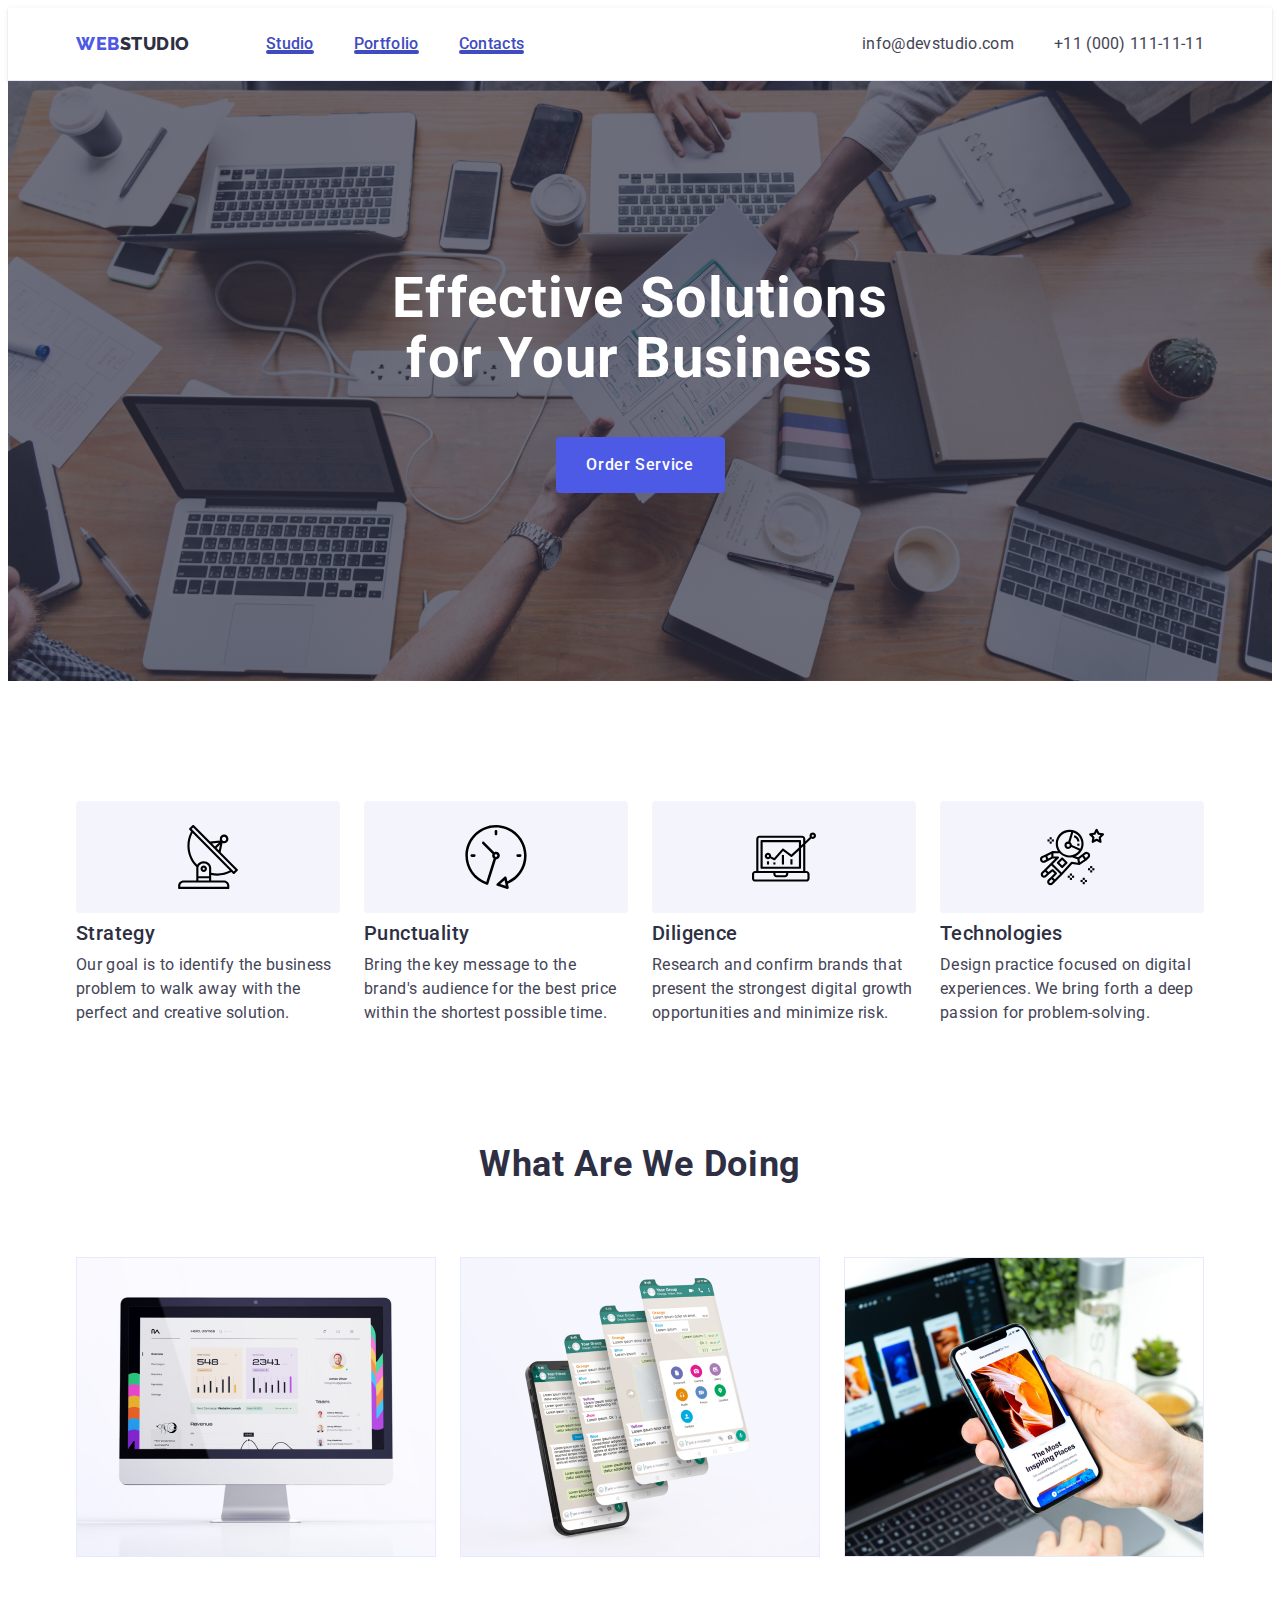
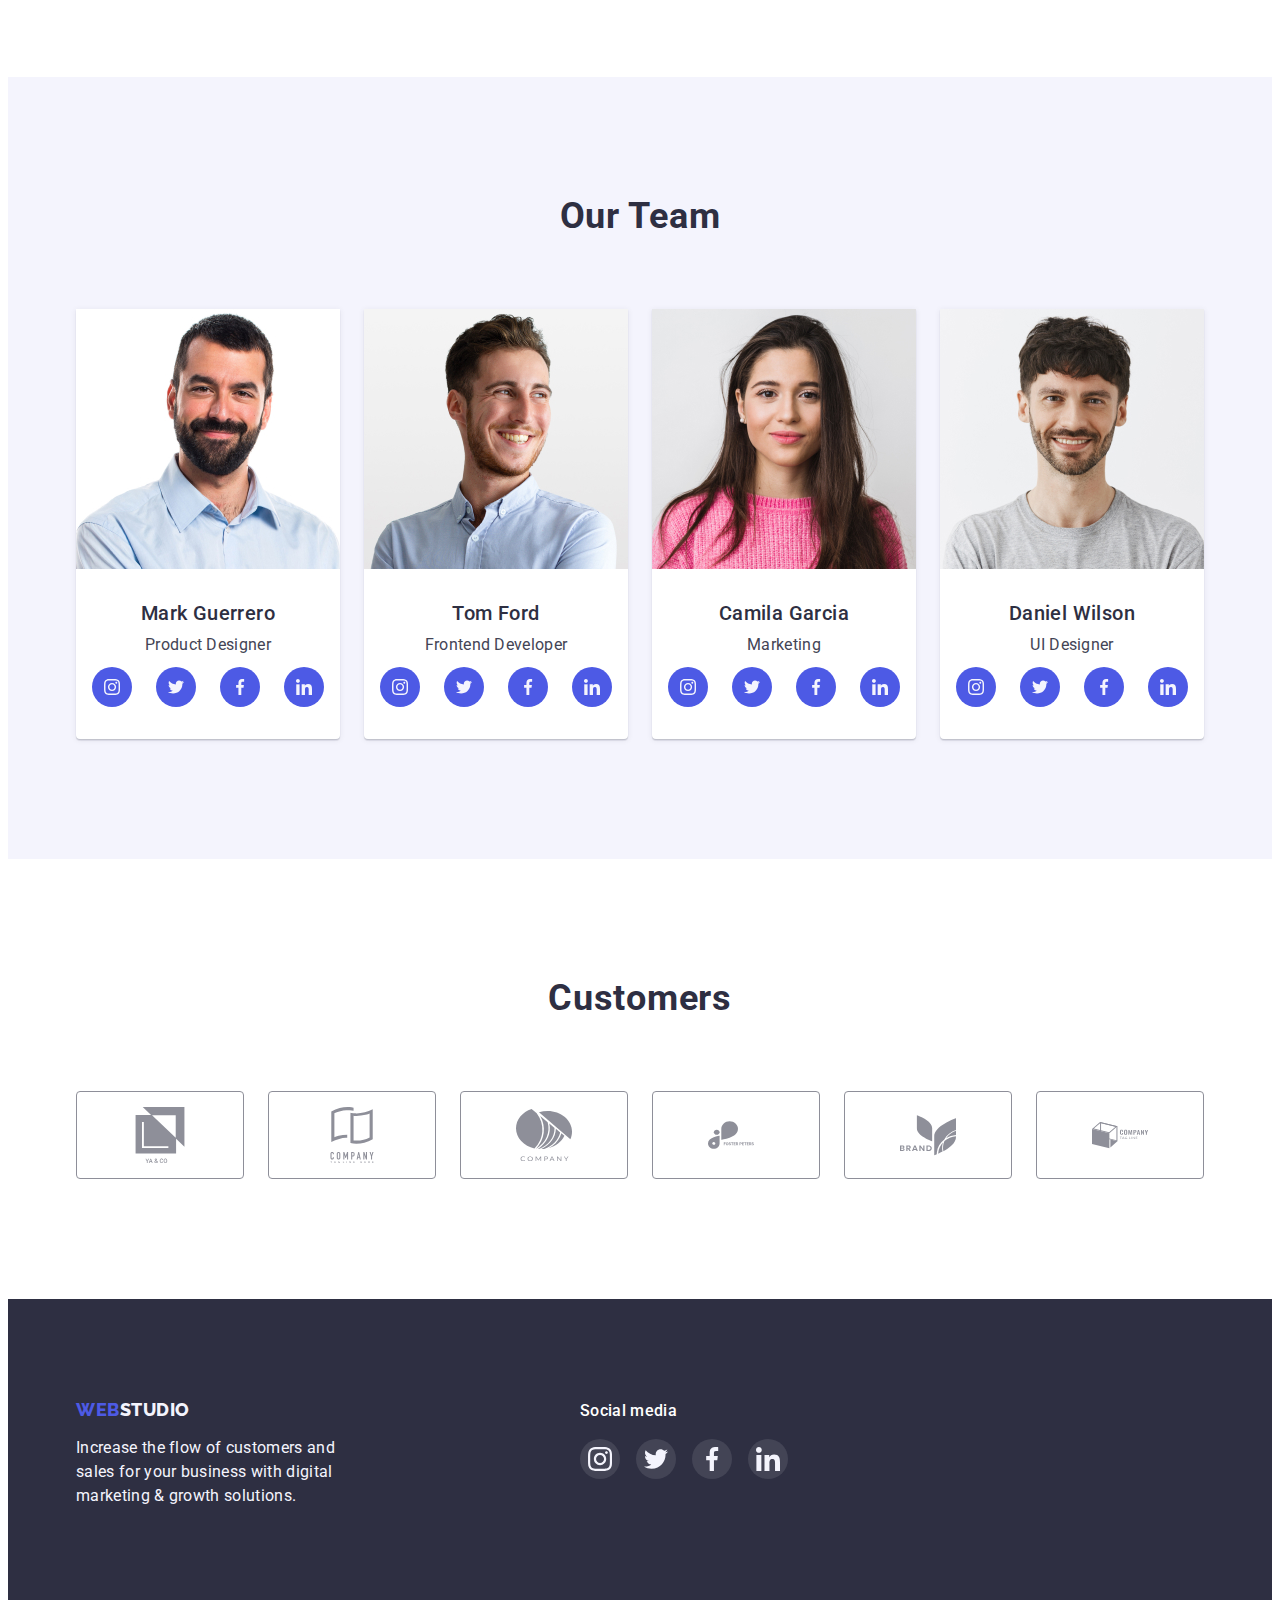
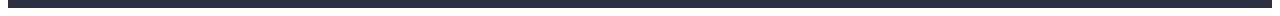
<file: index.html>
<!DOCTYPE html>
<html lang="en">
  <head>
    <meta charset="UTF-8" />
    <meta http-equiv="X-UA-Compatible" content="IE=edge" />
    <meta name="viewport" content="width=device-width, initial-scale=1.0" />
    <link rel="preconnect" href="https://fonts.googleapis.com" />
    <link rel="preconnect" href="https://fonts.gstatic.com" crossorigin />
    <link
      href="https://fonts.googleapis.com/css2?family=Raleway:wght@800&family=Roboto:wght@400;500;700;900&display=swap"
      rel="stylesheet"
    />
    <title>WebStudio</title>
    <link
      rel="stylesheet"
      href="https://cdnjs.cloudflare.com/ajax/libs/modern-normalize/2.0.0/modern-normalize.min.css"
      integrity="sha512-4xo8blKMVCiXpTaLzQSLSw3KFOVPWhm/TRtuPVc4WG6kUgjH6J03IBuG7JZPkcWMxJ5huwaBpOpnwYElP/m6wg=="
      crossorigin="anonymous"
      referrerpolicy="no-referrer"
    />
    <link rel="stylesheet" href="./css/styles.css" />
  </head>
  <body>
    <!-- header section-->
    <header class="header">
      <div class="container header-container">
        <!-- navigation bar -->
        <nav class="header-navigation">
          <!-- logo -->
          <a class="logo link header-logo" href="./index.html"
            >Web<span class="logo-dark">Studio</span>
          </a>
          <!-- studio, portofolio, contacts -->
          <ul class="header-menu-list list">
            <li class="header-menu-item">
              <a class="header-menu-link link" href="./index.html">Studio</a>
            </li>
            <li class="header-menu-item">
              <a class="header-menu-link link" href="./portfolio.html"
                >Portfolio</a
              >
            </li>
            <li class="header-menu-item">
              <a class="header-menu-link link" href="">Contacts</a>
            </li>
          </ul>
        </nav>
        <!-- contact adress section -->
        <address class="header-contacts">
          <ul class="header-contacts-list list">
            <li class="header-contacts-item">
              <a
                class="header-contacts-link link"
                href="mailto:info@devstudio.com"
                >info@devstudio.com</a
              >
            </li>
            <li>
              <a class="header-contacts-link link" href="tel:+110001111111"
                >+11 (000) 111-11-11</a
              >
            </li>
          </ul>
        </address>
      </div>
    </header>
    <main class="main-container-index">
      <!-- hero image section -->
      <section class="hero">
        <div class="container">
          <h1 class="hero-title">Effective Solutions for Your Business</h1>
          <button class="hero-button" data-modal-open type="button">
            Order Service
          </button>
        </div>
      </section>
      <!-- section 1 list of qualities of the webstudio-->
      <section class="features section">
        <div class="container">
          <h2 class="visually-hidden">Features</h2>
          <ul class="features-list list">
            <!-- first quality -->
            <li class="features-item">
              <div class="features-icon-wrap">
                <svg class="feature-icon" width="64" height="64">
                  <use href="./images/icons.svg#icon"></use>
                </svg>
              </div>
              <h3 class="features-subtitle section-subtitle">Strategy</h3>
              <p class="features-item-text section-text">
                Our goal is to identify the business problem to walk away with
                the perfect and creative solution.
              </p>
            </li>
            <!-- second quality -->
            <li class="features-item">
              <div class="features-icon-wrap">
                <svg class="feature-icon" width="64" height="64">
                  <use href="./images/icons.svg#icon-2"></use>
                </svg>
              </div>
              <h3 class="features-subtitle section-subtitle">Punctuality</h3>
              <p class="features-item-text section-text">
                Bring the key message to the brand's audience for the best price
                within the shortest possible time.
              </p>
            </li>
            <!-- third quality -->
            <li class="features-item">
              <div class="features-icon-wrap">
                <svg class="feature-icon" width="64" height="64">
                  <use href="./images/icons.svg#icon-3"></use>
                </svg>
              </div>
              <h3 class="features-subtitle section-subtitle">Diligence</h3>
              <p class="features-item-text section-text">
                Research and confirm brands that present the strongest digital
                growth opportunities and minimize risk.
              </p>
            </li>
            <!-- fourth quality -->
            <li class="features-item">
              <div class="features-icon-wrap">
                <svg class="feature-icon" width="64" height="64">
                  <use href="./images/icons.svg#icon-4"></use>
                </svg>
              </div>
              <h3 class="features-subtitle section-subtitle">Technologies</h3>
              <p class="features-item-text section-text">
                Design practice focused on digital experiences. We bring forth a
                deep passion for problem-solving.
              </p>
            </li>
          </ul>
        </div>
      </section>
      <!-- section 2 doing -->
      <section class="doing section">
        <div class="container">
          <h2 class="doing-title section-title">What are we doing</h2>
          <!-- images for the second section -->
          <ul class="doing-list list">
            <li class="doing-item">
              <img
                src="./images/img-1.jpg"
                alt="monitorimage"
                width="360"
                height="300"
              />
            </li>
            <li class="doing-item">
              <img
                src="./images/img-2.jpg"
                alt="imagewithmultiplephones"
                width="360"
                height="300"
              />
            </li>
            <li class="doing-item">
              <img
                src="./images/img-3.jpg"
                alt="imagewithaphone"
                width="360"
                height="300"
              />
            </li>
          </ul>
        </div>
      </section>
      <!-- section 3 description of the team -->
      <section class="team section">
        <div class="container">
          <h2 class="team-title section-title">Our Team</h2>

          <!-- list of members of the team with description -->

          <ul class="team-list list">
            <!-- first member -->
            <li class="team-item">
              <img
                src="./images/ourteam(1).jpg"
                alt="firstmember"
                width="264"
                height="260"
              />
              <div class="team-item-wrap">
                <h3 class="team-subtitle section-subtitle">Mark Guerrero</h3>
                <p class="team-item-text section-text">Product Designer</p>
                <ul class="team-social-list list">
                  <li class="team-social-item">
                    <a href="" class="team-social-link link">
                      <svg class="team-social-icon" width="16" height="16">
                        <use href="./images/icons.svg#logo-1"></use>
                      </svg>
                    </a>
                  </li>
                  <li class="team-social-item">
                    <a href="" class="team-social-link link">
                      <svg class="team-social-icon" width="16" height="16">
                        <use href="./images/icons.svg#logo-2"></use>
                      </svg>
                    </a>
                  </li>
                  <li class="team-social-item">
                    <a href="" class="team-social-link link">
                      <svg class="team-social-icon" width="16" height="16">
                        <use href="./images/icons.svg#logo-3"></use>
                      </svg>
                    </a>
                  </li>
                  <li class="team-social-item">
                    <a href="" class="team-social-link link">
                      <svg class="team-social-icon" width="16" height="16">
                        <use href="./images/icons.svg#logo-4"></use>
                      </svg>
                    </a>
                  </li>
                </ul>
              </div>
            </li>
            <!-- second member -->
            <li class="team-item">
              <img
                src="./images/ourteam(2).jpg"
                alt="secondmember"
                width="264"
                height="260"
              />
              <div class="team-item-wrap">
                <h3 class="team-subtitle section-subtitle">Tom Ford</h3>
                <p class="team-item-text section-text">Frontend Developer</p>
                <ul class="team-social-list list">
                  <li class="team-social-item">
                    <a href="" class="team-social-link link">
                      <svg class="team-social-icon" width="16" height="16">
                        <use href="./images/icons.svg#logo-1"></use>
                      </svg>
                    </a>
                  </li>
                  <li class="team-social-item">
                    <a href="" class="team-social-link link">
                      <svg class="team-social-icon" width="16" height="16">
                        <use href="./images/icons.svg#logo-2"></use>
                      </svg>
                    </a>
                  </li>
                  <li class="team-social-item">
                    <a href="" class="team-social-link link">
                      <svg class="team-social-icon" width="16" height="16">
                        <use href="./images/icons.svg#logo-3"></use>
                      </svg>
                    </a>
                  </li>
                  <li class="team-social-item">
                    <a href="" class="team-social-link link">
                      <svg class="team-social-icon" width="16" height="16">
                        <use href="./images/icons.svg#logo-4"></use>
                      </svg>
                    </a>
                  </li>
                </ul>
              </div>
            </li>
            <!-- third member -->
            <li class="team-item">
              <img
                src="./images/ourteam(3).jpg"
                alt="thirdmember"
                width="264"
                height="260"
              />
              <div class="team-item-wrap">
                <h3 class="team-subtitle section-subtitle">Camila Garcia</h3>
                <p class="team-item-text section-text">Marketing</p>
                <ul class="team-social-list list">
                  <li class="team-social-item">
                    <a href="" class="team-social-link link">
                      <svg class="team-social-icon" width="16" height="16">
                        <use href="./images/icons.svg#logo-1"></use>
                      </svg>
                    </a>
                  </li>
                  <li class="team-social-item">
                    <a href="" class="team-social-link link">
                      <svg class="team-social-icon" width="16" height="16">
                        <use href="./images/icons.svg#logo-2"></use>
                      </svg>
                    </a>
                  </li>
                  <li class="team-social-item">
                    <a href="" class="team-social-link link">
                      <svg class="team-social-icon" width="16" height="16">
                        <use href="./images/icons.svg#logo-3"></use>
                      </svg>
                    </a>
                  </li>
                  <li class="team-social-item">
                    <a href="" class="team-social-link link">
                      <svg class="team-social-icon" width="16" height="16">
                        <use href="./images/icons.svg#logo-4"></use>
                      </svg>
                    </a>
                  </li>
                </ul>
              </div>
            </li>
            <!-- fourth member -->
            <li class="team-item">
              <img
                src="./images/ourteam(4).jpg"
                alt="fourthmember"
                width="264"
                height="260"
              />
              <div class="team-item-wrap">
                <h3 class="team-subtitle section-subtitle">Daniel Wilson</h3>
                <p class="team-item-text section-text">UI Designer</p>
                <ul class="team-social-list list">
                  <li class="team-social-item">
                    <a href="" class="team-social-link link">
                      <svg class="team-social-icon" width="16" height="16">
                        <use href="./images/icons.svg#logo-1"></use>
                      </svg>
                    </a>
                  </li>
                  <li class="team-social-item">
                    <a href="" class="team-social-link link">
                      <svg class="team-social-icon" width="16" height="16">
                        <use href="./images/icons.svg#logo-2"></use>
                      </svg>
                    </a>
                  </li>
                  <li class="team-social-item">
                    <a href="" class="team-social-link link">
                      <svg class="team-social-icon" width="16" height="16">
                        <use href="./images/icons.svg#logo-3"></use>
                      </svg>
                    </a>
                  </li>
                  <li class="team-social-item">
                    <a href="" class="team-social-link link">
                      <svg class="team-social-icon" width="16" height="16">
                        <use href="./images/icons.svg#logo-4"></use>
                      </svg>
                    </a>
                  </li>
                </ul>
              </div>
            </li>
          </ul>
        </div>
      </section>
      <!--  4 section -->
      <section class="customers section">
        <div class="container">
          <h2 class="customers-title section-title">Customers</h2>
          <ul class="customers-list list">
            <li class="customers-item">
              <a href="" class="customers-link link">
                <svg class="customers-icon" width="104" height="56">
                  <use href="./images/icons.svg#client-1"></use>
                </svg>
              </a>
            </li>
            <li class="customers-item">
              <a href="" class="customers-link link">
                <svg class="customers-icon" width="104" height="56">
                  <use href="./images/icons.svg#client-2"></use>
                </svg>
              </a>
            </li>
            <li class="customers-item">
              <a href="" class="customers-link link">
                <svg class="customers-icon" width="104" height="56">
                  <use href="./images/icons.svg#client-3"></use>
                </svg>
              </a>
            </li>
            <li class="customers-item">
              <a href="" class="customers-link link">
                <svg class="customers-icon" width="104" height="56">
                  <use href="./images/icons.svg#client-4"></use>
                </svg>
              </a>
            </li>
            <li class="customers-item">
              <a href="" class="customers-link link">
                <svg class="customers-icon" width="104" height="56">
                  <use href="./images/icons.svg#client-5"></use>
                </svg>
              </a>
            </li>
            <li class="customers-item">
              <a href="" class="customers-link link">
                <svg class="customers-icon" width="104" height="56">
                  <use href="./images/icons.svg#client-6"></use>
                </svg>
              </a>
            </li>
          </ul>
        </div>
      </section>
    </main>
    <footer class="footer">
      <div class="footer-container container">
        <div class="footer-logo-wrap">
          <a class="logo footer-logo link" href="./index.html"
            >Web<span class="logo-light">Studio</span></a
          >
          <p class="footer-text">
            Increase the flow of customers and sales for your business with
            digital marketing & growth solutions.
          </p>
        </div>
        <div class="footer-social-wrap">
          <p class="footer-social-title">Social media</p>
          <ul class="footer-social-list list">
            <li class="footer-social-item footer-social">
              <a href="" class="footer-social-link link">
                <svg
                  class="footer-social-icon footer-social"
                  width="24"
                  height="24"
                >
                  <use href="./images/icons.svg#logo-1"></use>
                </svg>
              </a>
            </li>
            <li class="footer-social-item footer-social">
              <a href="" class="footer-social-link link">
                <svg
                  class="footer-social-icon footer-social"
                  width="24"
                  height="24"
                >
                  <use href="./images/icons.svg#logo-2"></use>
                </svg>
              </a>
            </li>
            <li class="footer-social-item footer-social">
              <a href="" class="footer-social-link link">
                <svg
                  class="footer-social-icon footer-social"
                  width="24"
                  height="24"
                >
                  <use href="./images/icons.svg#logo-3"></use>
                </svg>
              </a>
            </li>
            <li class="footer-social-item footer-social">
              <a href="" class="footer-social-link link">
                <svg
                  class="footer-social-icon footer-social"
                  width="24"
                  height="24"
                >
                  <use href="./images/icons.svg#logo-4"></use>
                </svg>
              </a>
            </li>
          </ul>
        </div>
      </div>
    </footer>
    <div class="backdrop is-hidden" data-modal>
      <div class="modal">
        <button class="modal-close-btn" data-modal-close type="button">
          <svg class="modal-close-icon" width="8" height="8">
            <use href="./images/icons.svg#close-black"></use>
          </svg>
        </button>
      </div>
    </div>
    <script src="./js/modal.js"></script>
  </body>
</html>
</file>
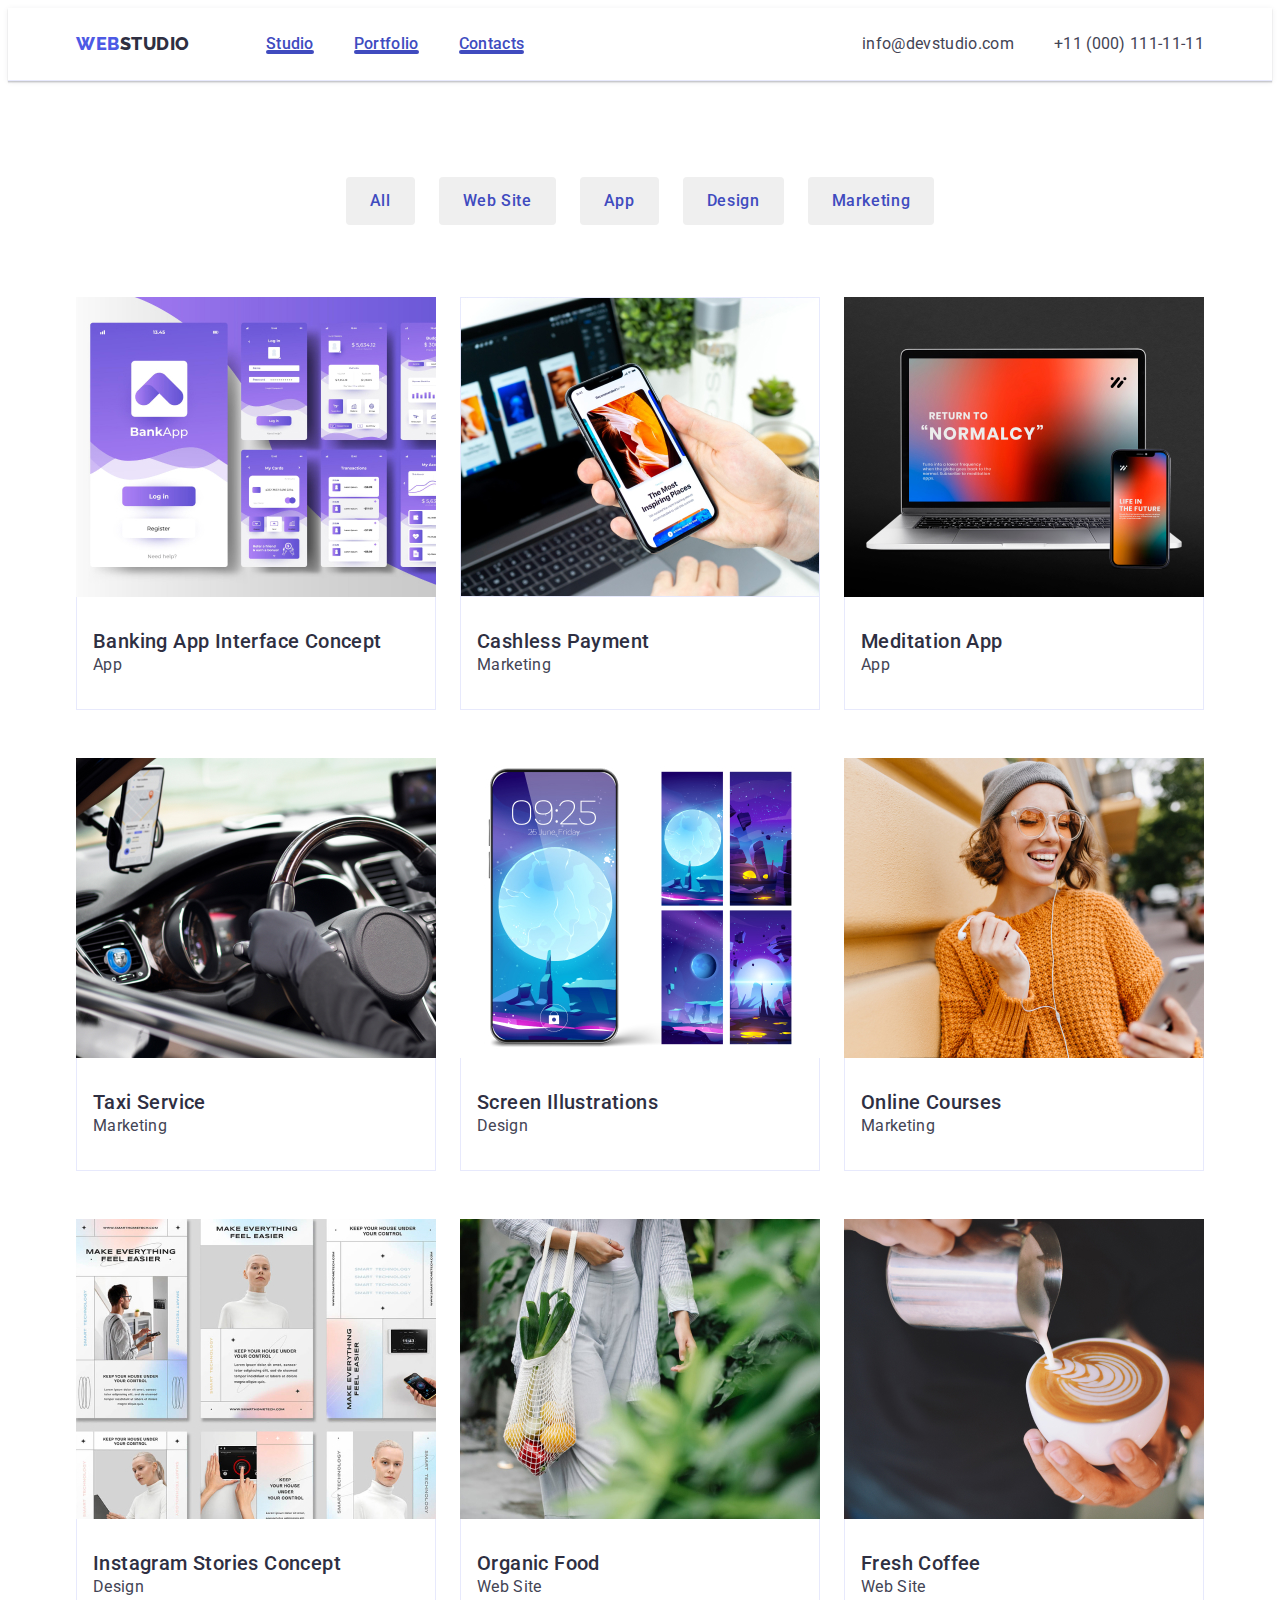
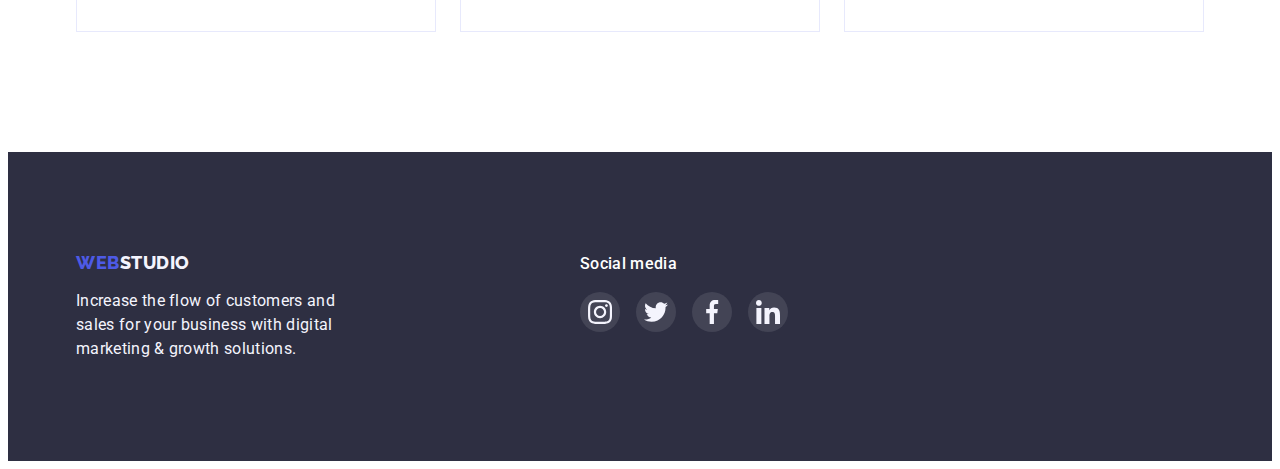
<file: portfolio.html>
<!DOCTYPE html>
<html lang="en">
  <head>
    <meta charset="UTF-8" />
    <meta http-equiv="X-UA-Compatible" content="IE=edge" />
    <meta name="viewport" content="width=device-width, initial-scale=1.0" />
    <link rel="preconnect" href="https://fonts.googleapis.com" />
    <link rel="preconnect" href="https://fonts.gstatic.com" crossorigin />
    <link
      href="https://fonts.googleapis.com/css2?family=Raleway:wght@800&family=Roboto:wght@400;500;700;900&display=swap"
      rel="stylesheet"
    />
    <title>WebStudio</title>
    <link
      rel="stylesheet"
      href="https://cdnjs.cloudflare.com/ajax/libs/modern-normalize/2.0.0/modern-normalize.min.css"
      integrity="sha512-4xo8blKMVCiXpTaLzQSLSw3KFOVPWhm/TRtuPVc4WG6kUgjH6J03IBuG7JZPkcWMxJ5huwaBpOpnwYElP/m6wg=="
      crossorigin="anonymous"
      referrerpolicy="no-referrer"
    />
    <link rel="stylesheet" href="./css/styles.css" />
  </head>
  <body>
    <header class="header">
      <div class="container header-container">
        <!-- navigation bar -->
        <nav class="header-navigation">
          <!-- logo -->
          <a class="logo link header-logo" href="./index.html"
            >Web<span class="logo-dark">Studio</span>
          </a>
          <!-- studio, portofolio, contacts -->
          <ul class="header-menu-list list">
            <li class="header-menu-item">
              <a class="header-menu-link link" href="./index.html">Studio</a>
            </li>
            <li class="header-menu-item">
              <a class="header-menu-link link" href="./portfolio.html"
                >Portfolio</a
              >
            </li>
            <li class="header-menu-item">
              <a class="header-menu-link link" href="">Contacts</a>
            </li>
          </ul>
        </nav>
        <!-- contact adress section -->
        <address class="header-contacts">
          <ul class="header-contacts-list list">
            <li class="header-contacts-item">
              <a
                class="header-contacts-link link"
                href="mailto:info@devstudio.com"
                >info@devstudio.com</a
              >
            </li>
            <li>
              <a class="header-contacts-link link" href="tel:+110001111111"
                >+11 (000) 111-11-11</a
              >
            </li>
          </ul>
        </address>
      </div>
    </header>
    <main>
      <!-- buttons section -->
      <section class="portfolio section">
        <div class="container">
          <h1 class="visually-hidden">Portfolio</h1>
          <ul class="portfolio-btn-list list">
            <!-- first button -->
            <li class="portfolio-btn-item">
              <button class="portfolio-btn" type="button">All</button>
            </li>
            <!-- second button -->
            <li class="portfolio-btn-item">
              <button class="portfolio-btn" type="button">Web Site</button>
            </li>
            <!-- third button -->
            <li class="portfolio-btn-item">
              <button class="portfolio-btn" type="button">App</button>
            </li>
            <!-- fourth button -->
            <li class="portfolio-btn-item">
              <button class="portfolio-btn" type="button">Design</button>
            </li>
            <!-- fifth button -->
            <li class="portfolio-btn-item">
              <button class="portfolio-btn" type="button">Marketing</button>
            </li>
          </ul>

          <!-- list of portfolio projects -->
          <ul class="portfolio-card-list list">
            <!-- first card -->
            <li class="portfolio-card-item">
              <a class="portfolio-card-link link" href="">
                <div class="portfolio-card-top-wrap">
                  <img
                    src="./images/1-banking.jpg"
                    width="360"
                    height="300"
                    alt="bankingapp"
                  />
                  <p class="portfolio-card-top-text">
                    14 Stylish and User-Friendly App Design Concepts · Task
                    Manager App · Calorie Tracker App · Exotic Fruit Ecommerce
                    App · Cloud Storage App
                  </p>
                </div>
                <div class="portfolio-card-wrap">
                  <h2 class="portfolio-card-subtitle section-subtitle">
                    Banking App Interface Concept
                  </h2>
                  <p class="portfolio-card-text section-text">App</p>
                </div>
              </a>
            </li>
            <!-- second card -->
            <li class="portfolio-card-item">
              <a class="portfolio-card-link link" href="">
                <div class="portfolio-card-top-wrap">
                  <img
                    src="./images/2-cashless.jpg"
                    width="360"
                    height="300"
                    alt="cashlesspayment"
                  />
                  <p class="portfolio-card-top-text">
                    14 Stylish and User-Friendly App Design Concepts · Task
                    Manager App · Calorie Tracker App · Exotic Fruit Ecommerce
                    App · Cloud Storage App
                  </p>
                </div>
                <div class="portfolio-card-wrap">
                  <h2 class="portfolio-card-subtitle section-subtitle">
                    Cashless Payment
                  </h2>
                  <p class="portfolio-card-text section-text">Marketing</p>
                </div>
              </a>
            </li>
            <!-- third card -->
            <li class="portfolio-card-item">
              <a class="portfolio-card-link link" href="">
                <div class="portfolio-card-top-wrap">
                  <img
                    src="./images/3-meditation.jpg"
                    width="360"
                    height="300"
                    alt="meditationapp"
                  />
                  <p class="portfolio-card-top-text">
                    14 Stylish and User-Friendly App Design Concepts · Task
                    Manager App · Calorie Tracker App · Exotic Fruit Ecommerce
                    App · Cloud Storage App
                  </p>
                </div>
                <div class="portfolio-card-wrap">
                  <h2 class="portfolio-card-subtitle section-subtitle">
                    Meditation App
                  </h2>
                  <p class="portfolio-card-text section-text">App</p>
                </div>
              </a>
            </li>
            <!-- fourth card -->
            <li class="portfolio-card-item">
              <a class="portfolio-card-link link" href="">
                <div class="portfolio-card-top-wrap">
                  <img
                    src="./images/4-taxi.jpg"
                    width="360"
                    height="300"
                    alt="taxiservice"
                  />
                  <p class="portfolio-card-top-text">
                    14 Stylish and User-Friendly App Design Concepts · Task
                    Manager App · Calorie Tracker App · Exotic Fruit Ecommerce
                    App · Cloud Storage App
                  </p>
                </div>
                <div class="portfolio-card-wrap">
                  <h2 class="portfolio-card-subtitle section-subtitle">
                    Taxi Service
                  </h2>
                  <p class="portfolio-card-text section-text">Marketing</p>
                </div>
              </a>
            </li>
            <!-- fifth card -->
            <li class="portfolio-card-item">
              <a class="portfolio-card-link link" href="">
                <div class="portfolio-card-top-wrap">
                  <img
                    src="./images/5-screen.jpg"
                    width="360"
                    height="300"
                    alt="ScreenIllustrations"
                  />
                  <p class="portfolio-card-top-text">
                    14 Stylish and User-Friendly App Design Concepts · Task
                    Manager App · Calorie Tracker App · Exotic Fruit Ecommerce
                    App · Cloud Storage App
                  </p>
                </div>
                <div class="portfolio-card-wrap">
                  <h2 class="portfolio-card-subtitle section-subtitle">
                    Screen Illustrations
                  </h2>
                  <p class="portfolio-card-text section-text">Design</p>
                </div>
              </a>
            </li>
            <!-- sixth card -->
            <li class="portfolio-card-item">
              <a class="portfolio-card-link link" href="">
                <div class="portfolio-card-top-wrap">
                  <img
                    src="./images/6-online.jpg"
                    width="360"
                    height="300"
                    alt="onlinecourse"
                  />
                  <p class="portfolio-card-top-text">
                    14 Stylish and User-Friendly App Design Concepts · Task
                    Manager App · Calorie Tracker App · Exotic Fruit Ecommerce
                    App · Cloud Storage App
                  </p>
                </div>
                <div class="portfolio-card-wrap">
                  <h2 class="portfolio-card-subtitle section-subtitle">
                    Online Courses
                  </h2>
                  <p class="portfolio-card-text section-text">Marketing</p>
                </div>
              </a>
            </li>
            <!-- seventh card -->
            <li class="portfolio-card-item">
              <a class="portfolio-card-link link" href="">
                <div class="portfolio-card-top-wrap">
                  <img
                    src="./images/7-instagram.jpg"
                    width="360"
                    height="300"
                    alt="igstoriesconcept"
                  />
                  <p class="portfolio-card-top-text">
                    14 Stylish and User-Friendly App Design Concepts · Task
                    Manager App · Calorie Tracker App · Exotic Fruit Ecommerce
                    App · Cloud Storage App
                  </p>
                </div>
                <div class="portfolio-card-wrap">
                  <h2 class="portfolio-card-subtitle section-subtitle">
                    Instagram Stories Concept
                  </h2>
                  <p class="portfolio-card-text section-text">Design</p>
                </div>
              </a>
            </li>
            <!-- eight card -->
            <li class="portfolio-card-item">
              <a class="portfolio-card-link link" href="">
                <div class="portfolio-card-top-wrap">
                  <img
                    src="./images/8-organic.jpg"
                    width="360"
                    height="300"
                    alt="organicfood"
                  />
                  <p class="portfolio-card-top-text">
                    14 Stylish and User-Friendly App Design Concepts · Task
                    Manager App · Calorie Tracker App · Exotic Fruit Ecommerce
                    App · Cloud Storage App
                  </p>
                </div>
                <div class="portfolio-card-wrap">
                  <h2 class="portfolio-card-subtitle section-subtitle">
                    Organic Food
                  </h2>
                  <p class="portfolio-card-text section-text">Web Site</p>
                </div>
              </a>
            </li>
            <!-- ninth card -->
            <li class="portfolio-card-item">
              <a class="portfolio-card-link link" href="">
                <div class="portfolio-card-top-wrap">
                  <img
                    src="./images/9-fresh.jpg"
                    width="360"
                    height="300"
                    alt="freshcoffee"
                  />
                  <p class="portfolio-card-top-text">
                    14 Stylish and User-Friendly App Design Concepts · Task
                    Manager App · Calorie Tracker App · Exotic Fruit Ecommerce
                    App · Cloud Storage App
                  </p>
                </div>
                <div class="portfolio-card-wrap">
                  <h2 class="portfolio-card-subtitle section-subtitle">
                    Fresh Coffee
                  </h2>
                  <p class="portfolio-card-text section-text">Web Site</p>
                </div>
              </a>
            </li>
          </ul>
        </div>
      </section>
    </main>
    <footer class="footer">
      <div class="footer-container container">
        <div class="footer-logo-wrap">
          <a class="logo footer-logo link" href="./index.html"
            >Web<span class="logo-light">Studio</span></a
          >
          <p class="footer-text">
            Increase the flow of customers and sales for your business with
            digital marketing & growth solutions.
          </p>
        </div>
        <div class="footer-social-wrap">
          <p class="footer-social-title">Social media</p>
          <ul class="footer-social-list list">
            <li class="footer-social-item footer-social">
              <a href="" class="footer-social-link link">
                <svg
                  class="footer-social-icon footer-social"
                  width="24"
                  height="24"
                >
                  <use href="./images/icons.svg#logo-1"></use>
                </svg>
              </a>
            </li>
            <li class="footer-social-item footer-social">
              <a href="" class="footer-social-link link">
                <svg
                  class="footer-social-icon footer-social"
                  width="24"
                  height="24"
                >
                  <use href="./images/icons.svg#logo-2"></use>
                </svg>
              </a>
            </li>
            <li class="footer-social-item footer-social">
              <a href="" class="footer-social-link link">
                <svg
                  class="footer-social-icon footer-social"
                  width="24"
                  height="24"
                >
                  <use href="./images/icons.svg#logo-3"></use>
                </svg>
              </a>
            </li>
            <li class="footer-social-item footer-social">
              <a href="" class="footer-social-link link">
                <svg
                  class="footer-social-icon footer-social"
                  width="24"
                  height="24"
                >
                  <use href="./images/icons.svg#logo-4"></use>
                </svg>
              </a>
            </li>
          </ul>
        </div>
      </div>
    </footer>
  </body>
</html>
</file>
<file: css/styles.css>
/* globaL style rules */
:root {
    --main-color: #4d5ae5;
    --title-color: #2e2f42;
    --white: #ffffff;
    --text-color: #434455;
    --background-color: #f4f4fd;
    --header-menu-color: #404bbf;
    --gray: #8e8f99;
    --focus: #31d0aa;
    --border: #e7e9fc;
    --footer-fill: #f4f4f4fd;
}


*,
::after,
::before {
    box-sizing: border-box
}

html {
    -moz-tab-size: 4;
    tab-size: 4;
}

html {
    line-height: 1.15;
    -webkit-text-size-adjust: 100%;
}


/* rules for header */


h1,
h2,
h3,
h4,
h5,
h6,
p {
    margin: 0;
}
ul {
    margin: 0;
    padding-left: 0;
    
}

img {
    display: block;
}

body {
    font-family: "Roboto", sans-serif;
    color: var(--text-color);

}
.link {
    text-decoration: none;
}

.list {
    list-style-type: none;
    transition: color 250ms cubic-bezier(0.4, 0, 0.2, 1);
}

.visually-hidden {
    position: absolute;
    width: 1px;
    height: 1px;
    margin: -1px;
    border: 0;
    padding: 0;

    white-space: nowrap;
    clip-path: inset(100%);
    clip: rect(0 0 0 0);
    overflow: hidden;
}

/* ------------header-----------*/

.header {
    padding-top: 24px;
    padding-bottom: 24px;
    border-bottom: 1px solid var(--border);
    box-shadow: 0px 2px 1px rgba(46, 47, 66, 0.08), 0px 1px 1px rgba(46, 47, 66, 0.16), 0px 1px 6px rgba(46, 47, 66, 0.08);
}

.header-container {
    display: flex;
    align-items: center;
}

 .header-menu-item {
    /* padding: 24px 0;
margin-right: 40px; 
    color: #404bbf; */
    transition: color 250ms cubic-bezier(0.4, 0, 0.2, 1);
}


.header-logo {
    margin-right: 76px;
}

.header-navigation {
    display: flex;
    align-items: center;
    margin-right: auto;
}

.header-menu-list {
    display: flex;
    gap: 40px;
}

.header-menu-link {
    font-weight: 500;
    font-size: 16px;
    line-height: 1.5;
    letter-spacing: 0.02em;
    color:  var(--title-color);
    transition: color 250ms cubic-bezier(0.4, 0, 0.2, 1);
    position: relative;
    color: #404bbf;
        transition: color 250ms cubic-bezier(0.4, 0, 0.2, 1);
}

.header-menu-link:hover,
.header-menu-link:focus {
    color: #404bbf;
}
.header-menu-link:first-child::after {
    content: ' ';
    position: absolute;
    left: 0;
    bottom: -1px;
    width: 100%;
    height: 4px;
    background-color: #404bbf;
    border-radius: 2px;
}
.header-contacts {
    font-style: normal;
}

.header-contacts-list {
    display: flex;
    gap: 40px;
}

.header-contacts-link {
    font-size: 16px;
    line-height: 1.5;
    letter-spacing: 0.02em;
    color: var(--text-color);
    transition: color 250ms cubic-bezier(0.4, 0, 0.2, 1);
    transition-property: color;
    transition-duration: 250ms;
    transition-timing-function: cubic-bezier(0.4, 0, 0.2, 1);
}

.header-contacts-link:hover,
.header-contacts-link:focus {
    color: #404bbf;
}

/* ------------nav------------search--------menu----- */
.logo {
    text-transform: uppercase;
    color: var(--main-color);
    font-weight: 800;
    font-size: 18px;
    line-height: 1.17;
    letter-spacing: 0.54px;
    font-family: "Raleway", sans-serif;
}

.logo-dark {
    color: var(--title-color);
}


.navigation-list {
    list-style-type: none;
}

.nav-link {
    color: var(--title-color);
    font-size: 16px;
    font-weight: 500;
    line-height: 150%;
    letter-spacing: 0.32px;
}

.nav-link:hover,
.nav-link:focus {
    color: var(--header-menu-color);
}




/* -----------HERO -------------*/
.hero {
    max-width: 1440px;
    margin: 0 auto;
    background-color: var(--title-color);
    background-image: linear-gradient(
                rgba(46, 47, 66, 0.7),
                rgba(46, 47, 66, 0.7)),
url(../images/hero-img.jpg);
background-position: center;
background-size: cover;
background-repeat: no-repeat;
padding-top: 188px;
padding-bottom: 188px;

}

.hero-title {
    color: var(--white);
    text-align: center;
    font-size: 56px;
    font-weight: 700;
    line-height: 107.143%;
    letter-spacing: 1.12px;
    color: var(--white);
    max-width: 496px;
    margin: 0 auto 48px;
}

.hero-button {
    background-color: var(--main-color);
    color: var(--white);
    font-size: 16px;
    font-weight: 500;
    line-height: 1.5;
    letter-spacing: 0.64px;
    cursor: pointer;
    font-family: "Roboto", sans-serif;
    display: block;
    min-width: 169px;
    height: 56px;
    border: none;
    border-radius: 4px;
    cursor: pointer;
    margin: 0 auto;
    transition: background-color 250ms cubic-bezier(0.4, 0, 0.2, 1);
}

.hero-button:hover,
.hero-button:focus {
    background-color: var(--header-menu-color);
}

/* -----------FEATURES -------------*/

.container {
    width: 1158px;
    padding-left: 15px;
    padding-right: 15px;
    margin: 0 auto;
}

.section-subtitle {
    font-weight: 500;
    font-size: 20px;
    line-height: 1.2;
    letter-spacing: 0.02em;
    color: var(--title-color);
}

.section-text {
    font-size: 16px;
    line-height: 1.5;
    letter-spacing: 0.02em;
    color: var(--text-color);
}

.section-title {
    font-size: 36px;
    line-height: 1.11;
    text-align: center;
    letter-spacing: 0.02em;
    text-transform: capitalize;
    color: var(--title-color);
}

.section {
    padding-top: 120px;
    padding-bottom: 120px;
}



.features-subtitle {
    margin-bottom: 8px;
}

.features-item {
    width: calc((100% - 72px) / 4);
}



.features-list {
    display: flex;
    gap: 24px;
   
}


.features-icon-wrap {
    height: 112px;
    background-color: var(--background-color);
    display: flex;
    align-items: center;
    justify-content: center;
    margin-bottom: 8px;
    border-radius: 4px;
}
/* -----------DOING -------------*/

.doing {
    padding-top: 0;
}


.doing-list {
    display: flex;
    gap: 24px;
}

.doing-item {
    width: calc((100% - 48px) / 3);
}


.doing-title {
    /* color: var(--title-color);
    text-align: center;
    font-size: 36px;
    font-weight: 700;
    line-height: 111.111%;
    letter-spacing: 0.72px;
    text-transform: capitalize; */
    margin-bottom: 72px;
}




/* -----------TEAM -------------*/



.team-list {
    display: flex;
    gap: 24px;
}



.team-item-wrap {
    padding: 32px 0px;
    /* text-align: center; */
}



.team  {
    background-color: var(--background-color);
}

.team-title {
    /* color: var(--title-color);
    text-align: center;
    font-size: 36px;
    font-weight: 700;
    line-height: 111.111%;
    letter-spacing: 0.72px;
    text-transform: capitalize; */
    margin-bottom: 72px;
}

.team-item {
    background-color: var(--white);
    width: calc((100% - 72px) / 4);
    border-radius: 0px 0px 4px 4px;
    box-shadow: 0px 1px 6px rgba(46, 47, 66, 0.08),
            0px 1px 1px rgba(46, 47, 66, 0.16),
            0px 2px 1px rgba(46, 47, 66, 0.08);
}

.team-subtitle {
    /* color: var(--title-color);
    font-size: 20px;
    font-weight: 500;
    line-height: 120%;
    letter-spacing: 0.4px; */
    margin-bottom: 8px;
    text-align: center;
}

.team-social-icon{
    fill: var(--background-color);
}
.team-item-text  {
    /* color: var(--text-color);
    font-size: 16px;
    line-height: 150%;
    letter-spacing: 0.32px; */
    margin-bottom: 10px;
        text-align: center;
}
.team-social-list {
    display: flex;
    justify-content: center;
    gap: 24px;
   
}
.team-social-item {
    width: 40px;
    height: 40px;
}

.team-social-link {
    width: 100%;
    height: 100%;
    background-color: var(--main-color);
    border-radius: 50%;
    display: flex;
    align-items: center;
    justify-content: center;
    transition: background-color 250ms cubic-bezier(0.4, 0, 0.2, 1);
}

.team-social-link:hover,
.team-social-link:focus {
    background-color: var(--header-menu-color)
}




    /* --------------customers----------------- */
  
   .customers-title {
            margin-bottom: 72px;
        }
        .customers-list {
            display: flex;
            gap: 24px;
        }
    
        .customers-item {
            width: calc((100% - 120px) / 6);
            height: 88px;
        }
    
        .customers-link {
            width: 100%;
            height: 100%;
            border: 1px solid var(--gray);
            border-radius: 4px;
            display: flex;
            align-items: center;
            justify-content: center;
            color: var(--gray);
            transition: border-color 250ms cubic-bezier(0.4, 0, 0.2, 1),
                    color 250ms cubic-bezier(0.4, 0, 0.2, 1);
        }
    
        .customers-icon {
            fill: currentColor;
        }
    
        .customers-link:hover,
        .customers-link:focus {
            border-color: var(--header-menu-color);
            color: var(--header-menu-color);
        }






/* ----------footer section -------------------*/

.footer {
    background-color: var(--title-color);
    padding-top: 100px;
    padding-bottom: 100px;
}
.footer-logo {
    display: block;
    margin-bottom: 16px;
}
.logo-light {
    color: var(--background-color);
}

.footer-text {
    color: var(--background-color);
    font-size: 16px;
    line-height: 150%;
    letter-spacing: 0.32px;
    max-width: 264px;
}

.footer-container {
    display: flex;
    align-items: baseline;
    gap: 120px;
}

.footer-logo {
    display: block;
    margin-bottom: 16px;
}



.footer-social-title {
    font-weight: 500;
    font-size: 16px;
    line-height: 1.5;
    letter-spacing: 0.02em;
    color: var(--white);
    margin-bottom: 16px;
}
.footer-social-icon {
    fill: var(--background-color);
    
}
.footer-social-list {
    display: flex;
    gap: 16px;
}

.footer-social-item {
    width: 40px;
    height: 40px;

}

.footer-social-link {
    width: 100%;
    height: 100%;
    background-color: var(--text-color);
    border-radius: 50%;
    display: flex;
    align-items: center;
    justify-content: center;
    transition: background-color 250ms cubic-bezier(0.4, 0, 0.2, 1);
}

.footer-social-link:hover,
.footer-social-link:focus {
    background-color: var(--focus);
}

.footer-social {
    fill: var(--background-color);
 
}

.footer-logo-wrap {
    margin-right: 120px;

}


/*-----list of portfolio projects --------*/

/* .list-of-projects-sec-two {
    list-style-type: none;
} */

/* 
.portfolio-card-subtitle {
    color: var(--title-color);
    font-size: 20px;
    font-weight: 500;
    line-height: 120%;
    letter-spacing: 0.4px;
    text-transform: capitalize;
    margin-bottom: 8px;
}

.portfolio-card-text {
    color: var(--text-color);
    font-size: 16px;
    font-weight: 400;
    line-height: 150%;
    letter-spacing: 0.32px;
} */
/* ./PORTOFOLIO.HTML */

/* the list of buttons */
.portfolio {
    padding-top: 96px;
    /* padding-bottom: 120px; */
}

.portfolio-btn-list {
    display: flex;
    justify-content: center;
    gap: 24px;
    margin-bottom: 72px;
}

.portfolio-btn {
    color: var(--main-color);
    font-size: 16px;
    font-weight: 500;
    line-height: 150%;
    letter-spacing: 0.64px;
    /* text-align: center; */
    cursor: pointer;
    font-family: "Roboto", sans-serif;
    padding: 12px 24px;
    border: none;
    border-radius: 4px;
    color:#404bbf;
    transition: color 250ms cubic-bezier(0.4, 0, 0.2, 1),
        background-color 250ms cubic-bezier(0.4, 0, 0.2, 1),
       border-color 250ms cubic-bezier(0.4, 0, 0.2, 1),
       box-shadow 250ms cubic-bezier(0.4, 0, 0.2, 1);
           
    }



.portfolio-btn:hover,
.portfolio-btn:focus {
    background-color: #404bbf;
    box-shadow: 0px 3px 1px rgba(0, 0, 0, 0.1), 0px 2px 1px rgba(0, 0, 0, 0.08), 0px 2px 2px rgba(0, 0, 0, 0.12);
    color: var(--white);
}




.portfolio-card-list {
    display: flex;
    flex-wrap: wrap;
    column-gap: 24px;
    row-gap: 48px;
}
.portfolio-card-link {
    display: block;
    transition: box-shadow 250ms cubic-bezier(0.4, 0, 0.2, 1);
}

.portfolio-card-item {
    width: calc((100% - 48px) / 3);
}

/* .portfolio-card-item:nth-child(3n) {
    margin-right: 0px;
}

.portfolio-card-item:nth-last-child(-n+3) {
    margin-bottom: 0px;
}

.portfolio-card-wrap {
    padding: 32px 16px;
    border: 1px solid var(--border);
    border-top: none;
} */


.portfolio-card-link:hover,
.portfolio-card-link:focus {
    box-shadow: 0px 1px 6px rgba(46, 47, 66, 0.08),
        0px 1px 1px rgba(46, 47, 66, 0.16), 0px 2px 1px rgba(46, 47, 66, 0.08);
}
.portfolio-card-link:hover .portfolio-card-top-text,
.portfolio-card-link:focus .portfolio-card-top-text {
    transform: translateY(0%);
}

.portfolio-card-top-wrap {
    position: relative;
    overflow: hidden;
}

.portfolio-card-top-text {
    position: absolute;
    top: 0;
    font-size: 16px;
    line-height: 1.5;
    letter-spacing: 0.02em;
    color: var(--background-color);
    padding: 40px 32px;
    background-color: var(--main-color);
    height: 100%;
    transform: translateY(100%);
    transition: transform 250ms cubic-bezier(0.4, 0, 0.2, 1);
}

.portfolio-card-wrap {
    padding: 32px 16px;
    border: 1px solid #e7e9fc;
    border-top: none;
}

/* -----------MODAL -------------*/

.backdrop {
    position: fixed;
    top: 0;
    left: 0;
    width: 100vw;
    height: 100vh;
    background-color: #2e2f4266;
    transition: opacity 250ms cubic-bezier(0.4, 0, 0.2, 1),
        visibility 250ms cubic-bezier(0.4, 0, 0.2, 1);
    padding: 72px 24px 24px 24px;
}

.is-hidden {
    opacity: 0;
    visibility: hidden;
    pointer-events: none;
}

.modal {
    position: absolute;
    top: 50%;
    left: 50%;
    transform: translate(-50%, -50%) scale(1);
    width: 408px;
    min-height: 584px;
    background: #fcfcfc;
    box-shadow: 0px 1px 1px #00000024, 0px 1px 3px #0000001f,
        0px 2px 1px #00000033;
    border-radius: 4px;
    padding: 24px;
    transition: transform 250ms cubic-bezier(0.4, 0, 0.2, 1);
}

.backdrop.is-hidden .modal {
    transform: translate(-50%, -50%) scaleY(0);
}

.modal-close-btn {
    position: absolute;
    top: 24px;
    right: 24px;
    width: 24px;
    height: 24px;
    border-radius: 50%;
    display: flex;
    align-items: center;
    justify-content: center;
    background-color: var(--border);
    border: 1px solid #0000001a;
    margin-left: auto;
    padding: 0;
    cursor: pointer;
    transition: background-color 250ms cubic-bezier(0.4, 0, 0.2, 1), border 250ms cubic-bezier(0.4, 0, 0.2, 1);
}

.modal-close-icon {
    transition: fill 250ms cubic-bezier(0.4, 0, 0.2, 1);
}

.modal-close-btn:hover,
.modal-close-btn:focus {
    background-color: var(--header-menu-color);
    border: none;
}

.modal-close-btn:hover .modal-close-icon,
.modal-close-btn:focus .modal-close-icon {
    fill: var(--white)
}
</file>
